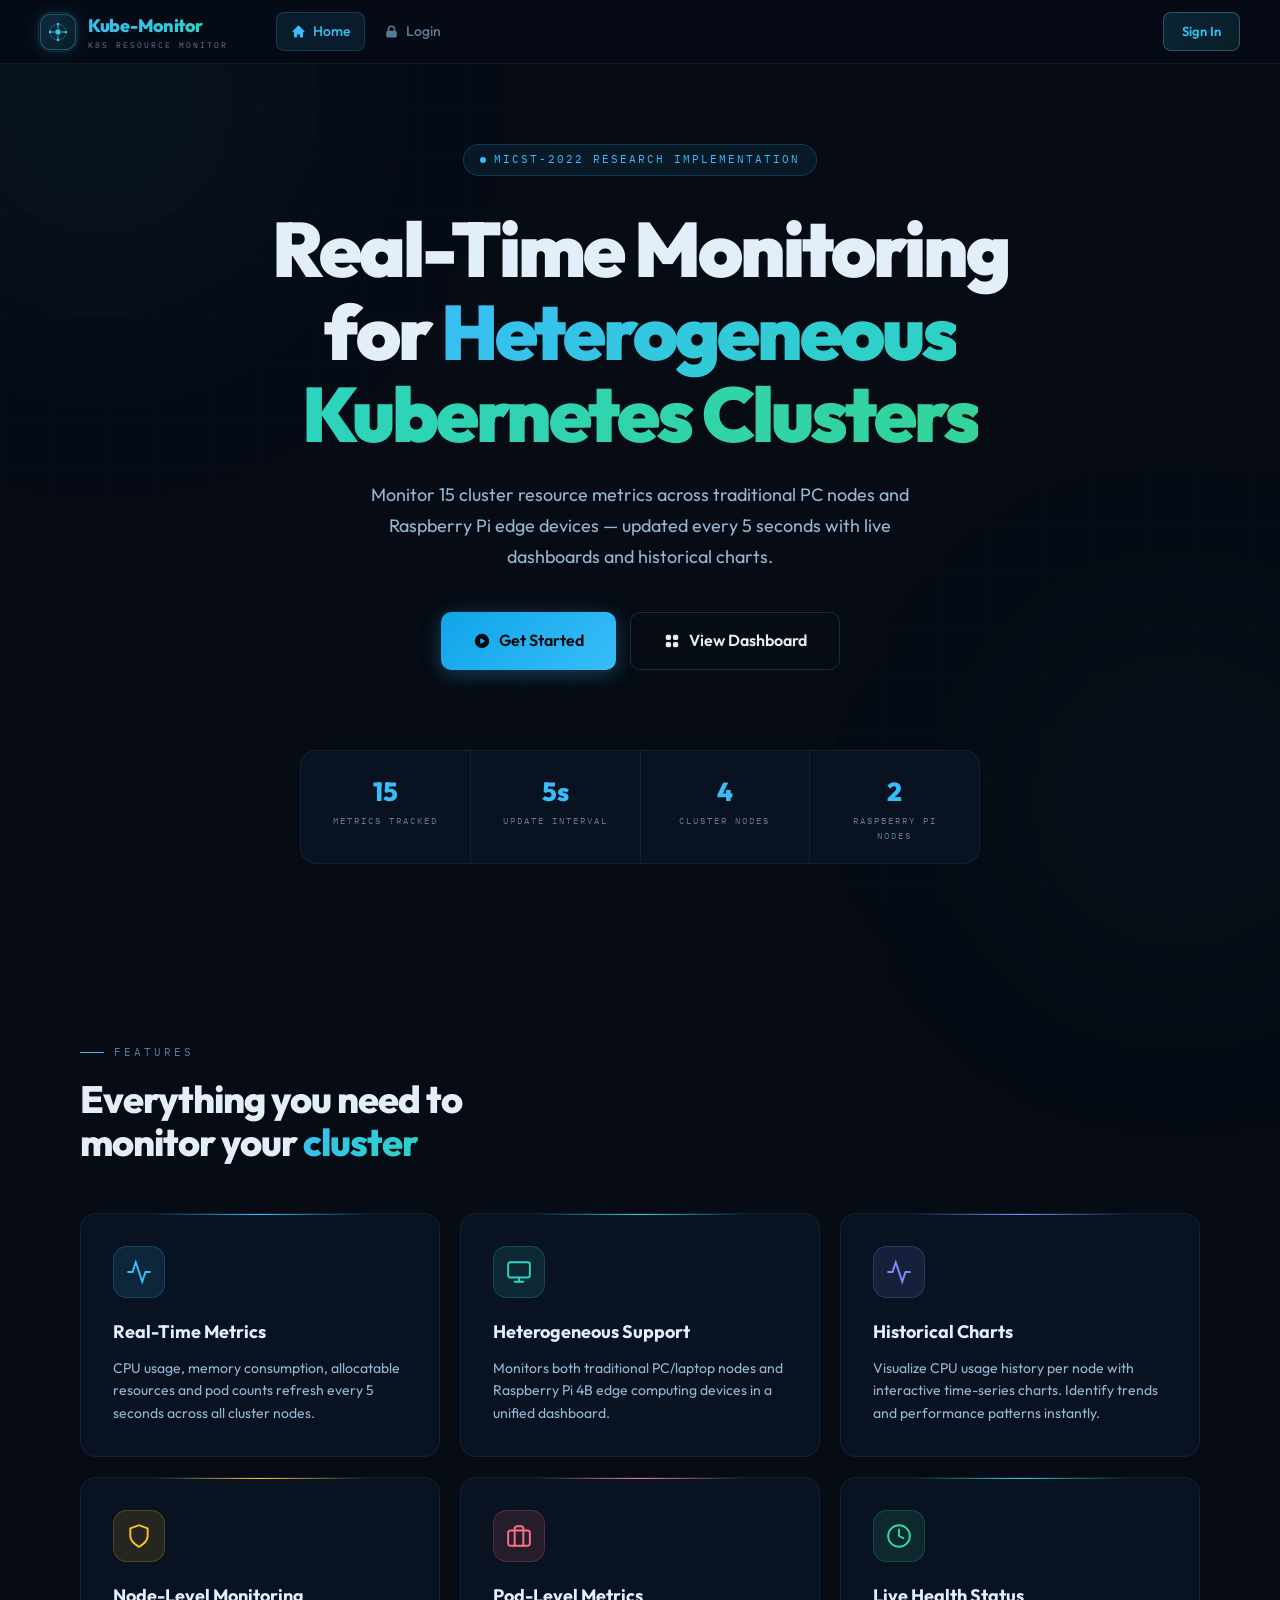
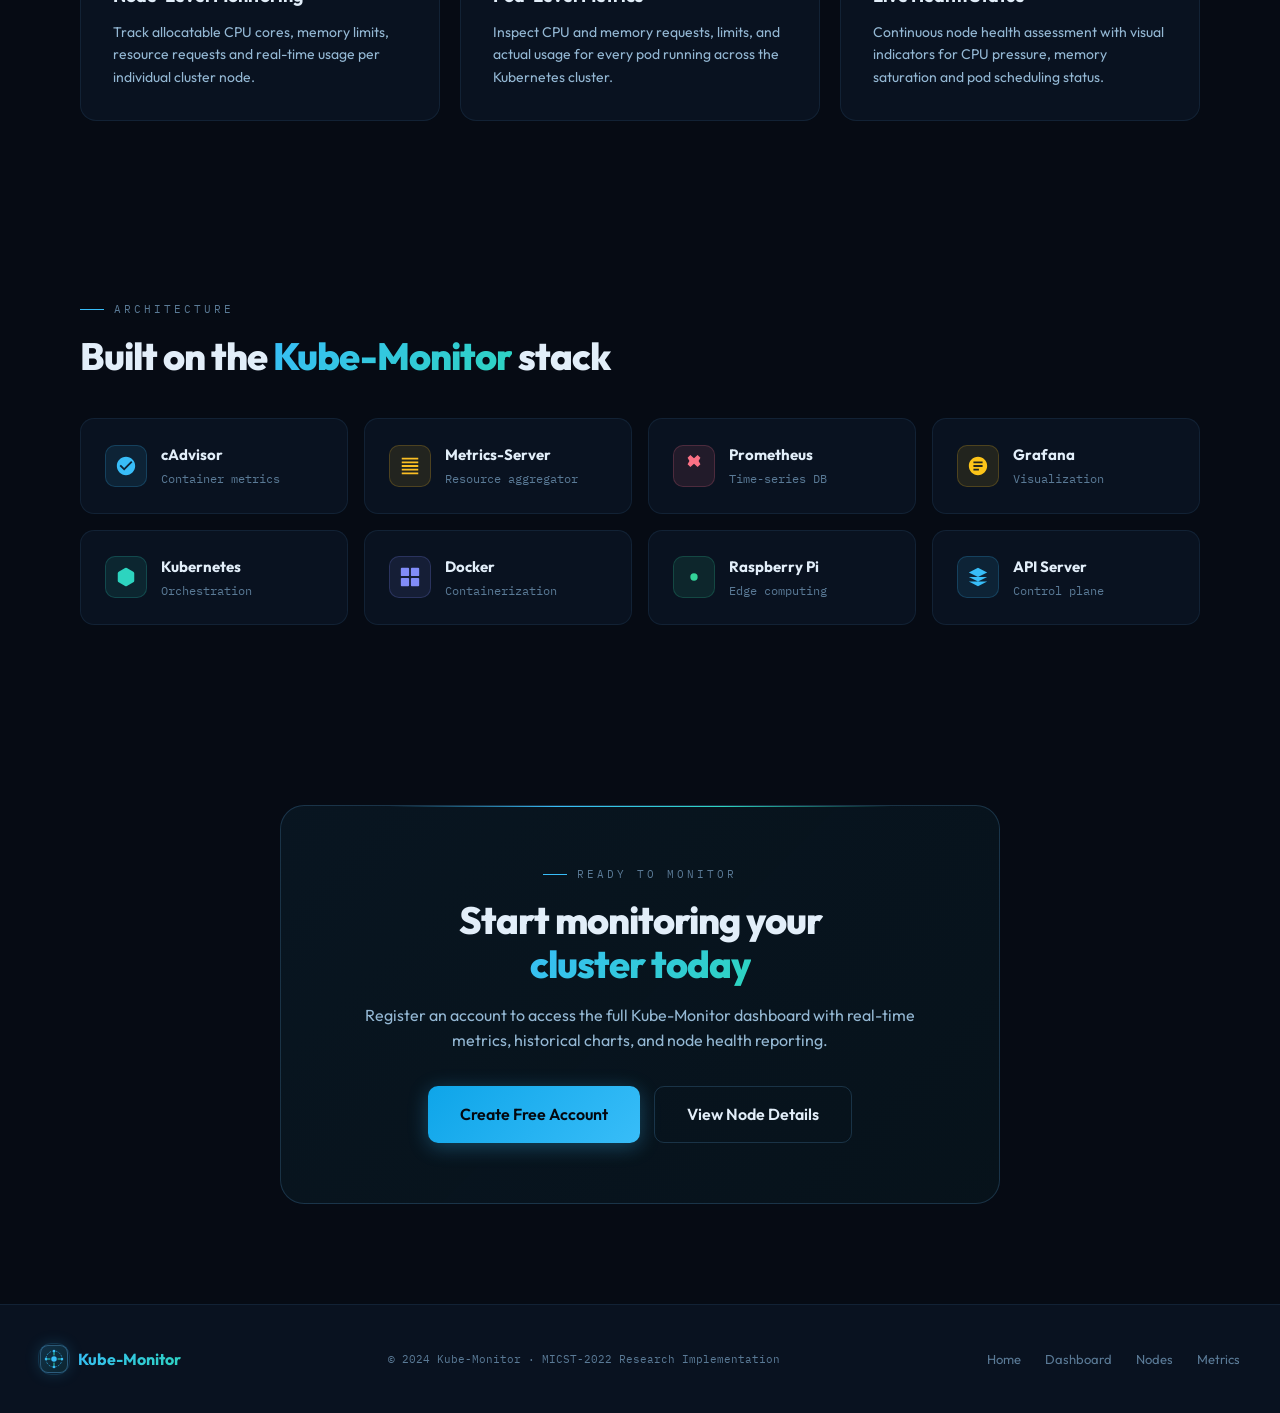
<file: index.html>
<!DOCTYPE html>
<html lang="en">
<head>
<meta charset="UTF-8"/><meta name="viewport" content="width=device-width, initial-scale=1.0"/>
<title>Kube-Monitor — Real-Time Kubernetes Resource Monitoring</title>
<link rel="stylesheet" href="style.css"/>
<style>
/* ── HOME-SPECIFIC ── */
.hero {
  min-height: calc(100vh - 64px);
  display: flex; flex-direction: column;
  align-items: center; justify-content: center;
  text-align: center;
  padding: 80px 40px;
  position: relative; z-index: 10;
}
.hero-kicker {
  display: inline-flex; align-items: center; gap: 8px;
  padding: 6px 16px;
  background: rgba(56,189,248,.08);
  border: 1px solid rgba(56,189,248,.2);
  border-radius: 20px;
  font-family: 'IBM Plex Mono', monospace;
  font-size: 11px; letter-spacing: 2px; color: var(--cyan);
  text-transform: uppercase;
  margin-bottom: 32px;
}
.hero-kicker-dot { width: 6px; height: 6px; border-radius: 50%; background: var(--cyan); animation: pulse-dot 1.5s ease infinite; }
.hero-title {
  font-size: clamp(42px, 6vw, 80px);
  font-weight: 900; line-height: 1.08;
  letter-spacing: -3px;
  margin-bottom: 24px;
  max-width: 820px;
}
.hero-title .g1 { background: linear-gradient(135deg, var(--cyan), var(--teal)); -webkit-background-clip: text; -webkit-text-fill-color: transparent; background-clip: text; }
.hero-title .g2 { background: linear-gradient(135deg, var(--teal), var(--emerald)); -webkit-background-clip: text; -webkit-text-fill-color: transparent; background-clip: text; }
.hero-desc {
  font-size: 18px; color: var(--text2);
  max-width: 560px; margin: 0 auto 40px;
  line-height: 1.7; font-weight: 400;
}
.hero-actions { display: flex; gap: 14px; justify-content: center; flex-wrap: wrap; }

/* Stats bar */
.hero-stats {
  display: flex; gap: 0;
  margin-top: 80px;
  background: var(--bg2);
  border: 1px solid var(--br);
  border-radius: 16px;
  overflow: hidden;
  max-width: 680px;
  width: 100%;
}
.hero-stat {
  flex: 1; padding: 20px 24px;
  text-align: center;
  border-right: 1px solid var(--br);
}
.hero-stat:last-child { border-right: none; }
.hero-stat-val { font-size: 26px; font-weight: 800; color: var(--cyan); display: block; }
.hero-stat-lbl { font-family: 'IBM Plex Mono', monospace; font-size: 9px; letter-spacing: 2px; color: var(--text3); text-transform: uppercase; margin-top: 2px; display: block; }

/* Features */
.features-section { padding: 100px 40px; position: relative; z-index: 10; max-width: 1200px; margin: 0 auto; }
.features-grid { display: grid; grid-template-columns: repeat(3,1fr); gap: 20px; }
.feature-card {
  padding: 32px; border-radius: 16px;
  background: var(--bg2); border: 1px solid var(--br);
  transition: all .3s var(--ease);
  position: relative; overflow: hidden;
}
.feature-card:hover { border-color: var(--br2); transform: translateY(-3px); }
.feature-card:hover .feature-icon { transform: scale(1.08); }
.feature-icon {
  width: 52px; height: 52px; border-radius: 14px;
  display: flex; align-items: center; justify-content: center;
  margin-bottom: 20px;
  transition: transform .3s var(--ease);
  flex-shrink: 0;
}
.fi-cyan    { background: rgba(56,189,248,.12);  border: 1px solid rgba(56,189,248,.2); }
.fi-teal    { background: rgba(45,212,191,.12);  border: 1px solid rgba(45,212,191,.2); }
.fi-indigo  { background: rgba(129,140,248,.12); border: 1px solid rgba(129,140,248,.2); }
.fi-amber   { background: rgba(251,191,36,.12);  border: 1px solid rgba(251,191,36,.2); }
.fi-rose    { background: rgba(251,113,133,.12); border: 1px solid rgba(251,113,133,.2); }
.fi-emerald { background: rgba(52,211,153,.12);  border: 1px solid rgba(52,211,153,.2); }
.feature-title { font-size: 18px; font-weight: 700; margin-bottom: 10px; }
.feature-desc  { font-size: 14px; color: var(--text2); line-height: 1.6; }

/* Tech stack */
.tech-section { padding: 80px 40px; max-width: 1200px; margin: 0 auto; position: relative; z-index: 10; }
.tech-grid { display: grid; grid-template-columns: repeat(4,1fr); gap: 16px; }
.tech-card {
  padding: 24px; border-radius: 14px;
  background: var(--bg2); border: 1px solid var(--br);
  display: flex; align-items: center; gap: 14px;
  transition: all .2s;
}
.tech-card:hover { border-color: var(--br2); background: var(--bg3); }
.tech-icon { width: 42px; height: 42px; border-radius: 10px; display: flex; align-items: center; justify-content: center; flex-shrink: 0; }
.tech-name  { font-size: 15px; font-weight: 700; }
.tech-desc  { font-size: 12px; color: var(--text3); margin-top: 2px; font-family: 'IBM Plex Mono', monospace; }

/* CTA */
.cta-section {
  padding: 100px 40px; text-align: center;
  position: relative; z-index: 10;
  max-width: 800px; margin: 0 auto;
}
.cta-box {
  padding: 60px;
  background: linear-gradient(135deg, rgba(56,189,248,.06), rgba(45,212,191,.04));
  border: 1px solid var(--br2);
  border-radius: 24px;
  position: relative; overflow: hidden;
}
.cta-box::before {
  content: ''; position: absolute;
  top: 0; left: 15%; right: 15%; height: 1px;
  background: linear-gradient(90deg, transparent, var(--cyan), var(--teal), transparent);
}
</style>
</head>
<body>
<div class="grid-overlay"></div>
<div class="orb" style="width:600px;height:600px;background:radial-gradient(circle,rgba(56,189,248,.08),transparent 70%);top:-200px;left:-200px;animation-delay:0s"></div>
<div class="orb" style="width:500px;height:500px;background:radial-gradient(circle,rgba(45,212,191,.06),transparent 70%);bottom:-150px;right:-150px;animation-delay:-5s"></div>

<div id="navbar" class="navbar"></div>

<div class="page-wrap">
  <!-- HERO -->
  <section class="hero">
    <div class="hero-kicker anim-up"><div class="hero-kicker-dot"></div>MICST-2022 Research Implementation</div>
    <h1 class="hero-title anim-up-1">
      Real-Time Monitoring<br>for <span class="g1">Heterogeneous</span><br><span class="g2">Kubernetes Clusters</span>
    </h1>
    <p class="hero-desc anim-up-2">
      Monitor 15 cluster resource metrics across traditional PC nodes and Raspberry Pi edge devices — updated every 5 seconds with live dashboards and historical charts.
    </p>
    <div class="hero-actions anim-up-3">
      <a href="login.html" class="btn btn-primary btn-lg">
        <svg width="18" height="18" viewBox="0 0 20 20" fill="currentColor"><path fill-rule="evenodd" d="M10 18a8 8 0 100-16 8 8 0 000 16zM9.555 7.168A1 1 0 008 8v4a1 1 0 001.555.832l3-2a1 1 0 000-1.664l-3-2z"/></svg>
        Get Started
      </a>
      <a href="dashboard.html" class="btn btn-outline btn-lg">
        <svg width="18" height="18" viewBox="0 0 20 20" fill="currentColor"><path d="M5 3a2 2 0 00-2 2v2a2 2 0 002 2h2a2 2 0 002-2V5a2 2 0 00-2-2H5zM5 11a2 2 0 00-2 2v2a2 2 0 002 2h2a2 2 0 002-2v-2a2 2 0 00-2-2H5zM11 5a2 2 0 012-2h2a2 2 0 012 2v2a2 2 0 01-2 2h-2a2 2 0 01-2-2V5zM11 13a2 2 0 012-2h2a2 2 0 012 2v2a2 2 0 01-2 2h-2a2 2 0 01-2-2v-2z"/></svg>
        View Dashboard
      </a>
    </div>

    <div class="hero-stats anim-up-4">
      <div class="hero-stat">
        <span class="hero-stat-val">15</span>
        <span class="hero-stat-lbl">Metrics Tracked</span>
      </div>
      <div class="hero-stat">
        <span class="hero-stat-val">5s</span>
        <span class="hero-stat-lbl">Update Interval</span>
      </div>
      <div class="hero-stat">
        <span class="hero-stat-val">4</span>
        <span class="hero-stat-lbl">Cluster Nodes</span>
      </div>
      <div class="hero-stat">
        <span class="hero-stat-val">2</span>
        <span class="hero-stat-lbl">Raspberry Pi Nodes</span>
      </div>
    </div>
  </section>

  <!-- FEATURES -->
  <section class="features-section">
    <div class="section-label anim-up">Features</div>
    <h2 class="section-title anim-up-1">Everything you need to<br>monitor your <span class="highlight">cluster</span></h2>
    <div class="features-grid" style="margin-top:48px">
      <div class="feature-card anim-up-1">
        <div class="card-accent-line accent-cyan"></div>
        <div class="feature-icon fi-cyan">
          <svg width="26" height="26" viewBox="0 0 24 24" fill="none" stroke="#38bdf8" stroke-width="1.8" stroke-linecap="round">
            <path d="M22 12h-4l-3 9L9 3l-3 9H2"/>
          </svg>
        </div>
        <div class="feature-title">Real-Time Metrics</div>
        <div class="feature-desc">CPU usage, memory consumption, allocatable resources and pod counts refresh every 5 seconds across all cluster nodes.</div>
      </div>
      <div class="feature-card anim-up-2">
        <div class="card-accent-line accent-teal"></div>
        <div class="feature-icon fi-teal">
          <svg width="26" height="26" viewBox="0 0 24 24" fill="none" stroke="#2dd4bf" stroke-width="1.8" stroke-linecap="round">
            <rect x="2" y="3" width="20" height="14" rx="2"/><line x1="8" y1="21" x2="16" y2="21"/><line x1="12" y1="17" x2="12" y2="21"/>
          </svg>
        </div>
        <div class="feature-title">Heterogeneous Support</div>
        <div class="feature-desc">Monitors both traditional PC/laptop nodes and Raspberry Pi 4B edge computing devices in a unified dashboard.</div>
      </div>
      <div class="feature-card anim-up-3">
        <div class="card-accent-line accent-indigo"></div>
        <div class="feature-icon fi-indigo">
          <svg width="26" height="26" viewBox="0 0 24 24" fill="none" stroke="#818cf8" stroke-width="1.8" stroke-linecap="round">
            <polyline points="22,12 18,12 15,21 9,3 6,12 2,12"/>
          </svg>
        </div>
        <div class="feature-title">Historical Charts</div>
        <div class="feature-desc">Visualize CPU usage history per node with interactive time-series charts. Identify trends and performance patterns instantly.</div>
      </div>
      <div class="feature-card anim-up-2">
        <div class="card-accent-line accent-amber"></div>
        <div class="feature-icon fi-amber">
          <svg width="26" height="26" viewBox="0 0 24 24" fill="none" stroke="#fbbf24" stroke-width="1.8" stroke-linecap="round">
            <path d="M12 22s8-4 8-10V5l-8-3-8 3v7c0 6 8 10 8 10z"/>
          </svg>
        </div>
        <div class="feature-title">Node-Level Monitoring</div>
        <div class="feature-desc">Track allocatable CPU cores, memory limits, resource requests and real-time usage per individual cluster node.</div>
      </div>
      <div class="feature-card anim-up-3">
        <div class="card-accent-line accent-rose"></div>
        <div class="feature-icon fi-rose">
          <svg width="26" height="26" viewBox="0 0 24 24" fill="none" stroke="#fb7185" stroke-width="1.8" stroke-linecap="round">
            <rect x="2" y="7" width="20" height="14" rx="2"/><path d="M16 21V5a2 2 0 00-2-2h-4a2 2 0 00-2 2v16"/>
          </svg>
        </div>
        <div class="feature-title">Pod-Level Metrics</div>
        <div class="feature-desc">Inspect CPU and memory requests, limits, and actual usage for every pod running across the Kubernetes cluster.</div>
      </div>
      <div class="feature-card anim-up-4">
        <div class="card-accent-line accent-teal"></div>
        <div class="feature-icon fi-emerald">
          <svg width="26" height="26" viewBox="0 0 24 24" fill="none" stroke="#34d399" stroke-width="1.8" stroke-linecap="round">
            <circle cx="12" cy="12" r="10"/><polyline points="12,6 12,12 16,14"/>
          </svg>
        </div>
        <div class="feature-title">Live Health Status</div>
        <div class="feature-desc">Continuous node health assessment with visual indicators for CPU pressure, memory saturation and pod scheduling status.</div>
      </div>
    </div>
  </section>

  <!-- TECH STACK -->
  <section class="tech-section">
    <div class="section-label anim-up">Architecture</div>
    <h2 class="section-title anim-up-1">Built on the <span class="highlight">Kube-Monitor</span> stack</h2>
    <div class="tech-grid" style="margin-top:40px">
      <div class="tech-card anim-up-1">
        <div class="tech-icon" style="background:rgba(56,189,248,.1);border:1px solid rgba(56,189,248,.2)">
          <svg width="22" height="22" viewBox="0 0 24 24" fill="#38bdf8"><path d="M12 2C6.48 2 2 6.48 2 12s4.48 10 10 10 10-4.48 10-10S17.52 2 12 2zm-2 15l-5-5 1.41-1.41L10 14.17l7.59-7.59L19 8l-9 9z"/></svg>
        </div>
        <div><div class="tech-name">cAdvisor</div><div class="tech-desc">Container metrics</div></div>
      </div>
      <div class="tech-card anim-up-2">
        <div class="tech-icon" style="background:rgba(251,191,36,.1);border:1px solid rgba(251,191,36,.2)">
          <svg width="22" height="22" viewBox="0 0 24 24" fill="#fbbf24"><path d="M3 3h18v2H3zm0 4h18v2H3zm0 4h18v2H3zm0 4h18v2H3zm0 4h18v2H3z"/></svg>
        </div>
        <div><div class="tech-name">Metrics-Server</div><div class="tech-desc">Resource aggregator</div></div>
      </div>
      <div class="tech-card anim-up-3">
        <div class="tech-icon" style="background:rgba(251,113,133,.1);border:1px solid rgba(251,113,133,.2)">
          <svg width="22" height="22" viewBox="0 0 24 24" fill="#fb7185"><path d="M5 3l3.057-3L12 3.5 15.943 0 19 3l-2 3.5 2 3.5-3.057 3-3.943-3.5L8.057 13 5 10l2-3.5z"/></svg>
        </div>
        <div><div class="tech-name">Prometheus</div><div class="tech-desc">Time-series DB</div></div>
      </div>
      <div class="tech-card anim-up-4">
        <div class="tech-icon" style="background:rgba(252,196,25,.1);border:1px solid rgba(252,196,25,.2)">
          <svg width="22" height="22" viewBox="0 0 24 24" fill="#fcc419"><path d="M12 2C6.48 2 2 6.48 2 12s4.48 10 10 10 10-4.48 10-10S17.52 2 12 2zm1 15H7v-2h6v2zm4-4H7v-2h10v2zm0-4H7V7h10v2z"/></svg>
        </div>
        <div><div class="tech-name">Grafana</div><div class="tech-desc">Visualization</div></div>
      </div>
      <div class="tech-card anim-up-2">
        <div class="tech-icon" style="background:rgba(45,212,191,.1);border:1px solid rgba(45,212,191,.2)">
          <svg width="22" height="22" viewBox="0 0 24 24" fill="#2dd4bf"><path d="M21 16V8a2 2 0 00-1-1.73l-7-4a2 2 0 00-2 0l-7 4A2 2 0 003 8v8a2 2 0 001 1.73l7 4a2 2 0 002 0l7-4A2 2 0 0021 16z"/></svg>
        </div>
        <div><div class="tech-name">Kubernetes</div><div class="tech-desc">Orchestration</div></div>
      </div>
      <div class="tech-card anim-up-3">
        <div class="tech-icon" style="background:rgba(129,140,248,.1);border:1px solid rgba(129,140,248,.2)">
          <svg width="22" height="22" viewBox="0 0 24 24" fill="#818cf8"><rect x="2" y="2" width="9" height="9" rx="1"/><rect x="13" y="2" width="9" height="9" rx="1"/><rect x="2" y="13" width="9" height="9" rx="1"/><rect x="13" y="13" width="9" height="9" rx="1"/></svg>
        </div>
        <div><div class="tech-name">Docker</div><div class="tech-desc">Containerization</div></div>
      </div>
      <div class="tech-card anim-up-3">
        <div class="tech-icon" style="background:rgba(52,211,153,.1);border:1px solid rgba(52,211,153,.2)">
          <svg width="22" height="22" viewBox="0 0 24 24" fill="#34d399"><circle cx="12" cy="12" r="4"/><path d="M12 2v4M12 18v4M4.22 4.22l2.83 2.83M16.95 16.95l2.83 2.83M2 12h4M18 12h4M4.22 19.78l2.83-2.83M16.95 7.05l2.83-2.83"/></svg>
        </div>
        <div><div class="tech-name">Raspberry Pi</div><div class="tech-desc">Edge computing</div></div>
      </div>
      <div class="tech-card anim-up-4">
        <div class="tech-icon" style="background:rgba(56,189,248,.1);border:1px solid rgba(56,189,248,.2)">
          <svg width="22" height="22" viewBox="0 0 24 24" fill="#38bdf8"><path d="M12 2L2 7l10 5 10-5-10-5zM2 17l10 5 10-5M2 12l10 5 10-5"/></svg>
        </div>
        <div><div class="tech-name">API Server</div><div class="tech-desc">Control plane</div></div>
      </div>
    </div>
  </section>

  <!-- CTA -->
  <section class="cta-section">
    <div class="cta-box anim-up">
      <div class="section-label" style="justify-content:center">Ready to monitor</div>
      <h2 class="section-title">Start monitoring your<br><span class="highlight">cluster today</span></h2>
      <p style="color:var(--text2);margin-bottom:32px;font-size:16px">Register an account to access the full Kube-Monitor dashboard with real-time metrics, historical charts, and node health reporting.</p>
      <div style="display:flex;gap:14px;justify-content:center;flex-wrap:wrap">
        <a href="login.html" class="btn btn-primary btn-lg">Create Free Account</a>
        <a href="nodes.html" class="btn btn-outline btn-lg">View Node Details</a>
      </div>
    </div>
  </section>
</div>

<footer id="footer"></footer>

<script src="app.js"></script>
<script>
  Nav.init('home');
  renderFooter();
</script>
</body>
</html>
</file>
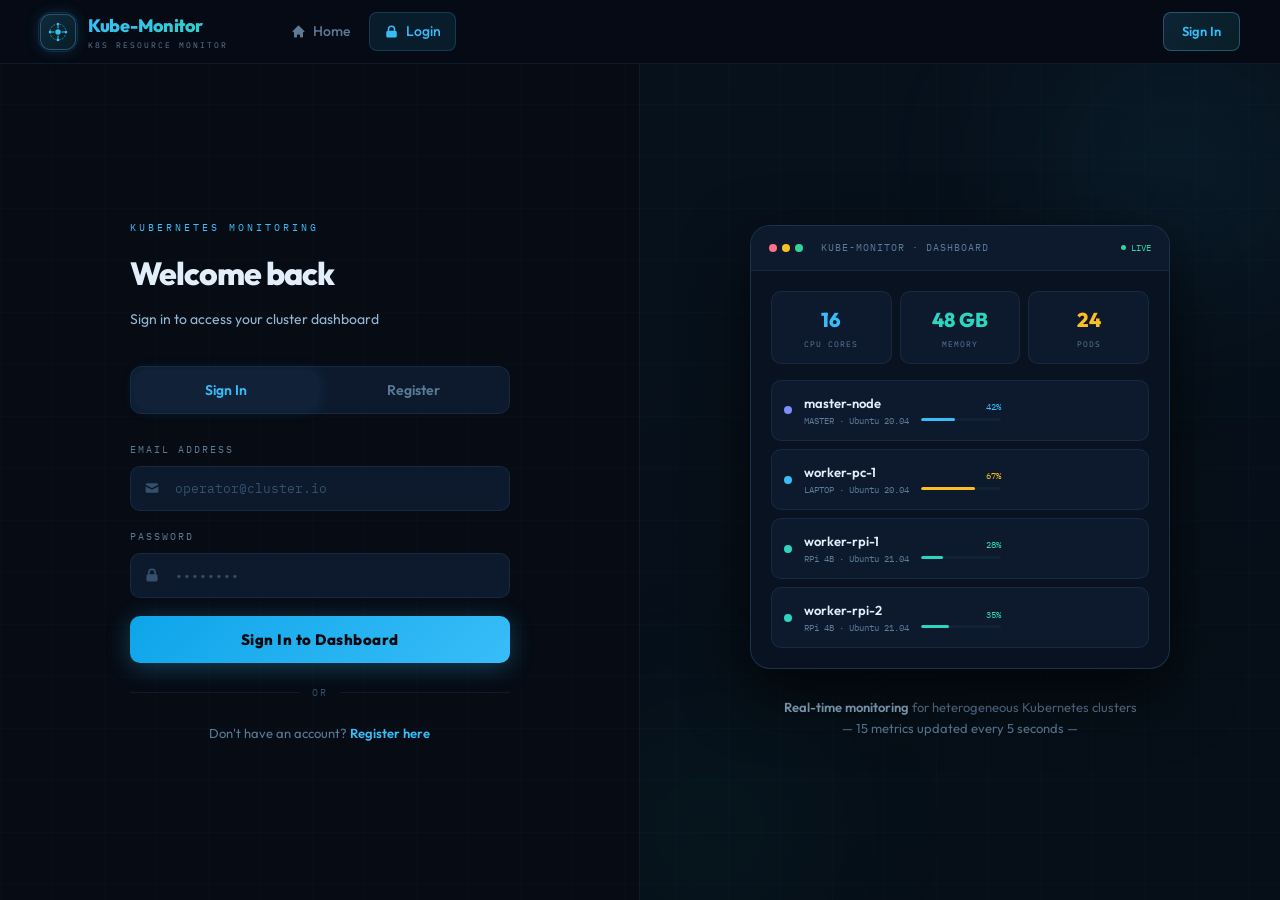
<file: login.html>
<!DOCTYPE html>
<html lang="en">
<head>
<meta charset="UTF-8"/><meta name="viewport" content="width=device-width, initial-scale=1.0"/>
<title>Kube-Monitor — Sign In</title>
<link rel="stylesheet" href="style.css"/>
<style>
body { overflow: hidden; }
.login-wrap {
  min-height: calc(100vh - 64px);
  display: grid;
  grid-template-columns: 1fr 1fr;
}
/* ── LEFT PANEL ── */
.login-left {
  display: flex; flex-direction: column;
  align-items: center; justify-content: center;
  padding: 60px;
  position: relative; z-index: 10;
  border-right: 1px solid var(--br);
  overflow-y: auto;
}
.login-header { width: 100%; max-width: 380px; margin-bottom: 36px; }
.login-header-tag {
  font-family: 'IBM Plex Mono', monospace;
  font-size: 10px; letter-spacing: 3px; color: var(--cyan);
  text-transform: uppercase; margin-bottom: 12px; display: block;
}
.login-header h1 { font-size: 32px; font-weight: 800; letter-spacing: -1px; margin-bottom: 8px; }
.login-header p { color: var(--text2); font-size: 14px; }

/* Tabs */
.auth-tabs {
  width: 100%; max-width: 380px;
  display: flex; gap: 4px;
  background: var(--bg3); border: 1px solid var(--br);
  border-radius: 12px; padding: 4px;
  margin-bottom: 28px;
}
.auth-tab {
  flex: 1; padding: 10px;
  background: transparent; border: none;
  font-family: 'Outfit', sans-serif;
  font-size: 14px; font-weight: 600;
  color: var(--text3); cursor: pointer;
  border-radius: 9px; transition: all .2s;
}
.auth-tab.on {
  background: var(--bg4);
  color: var(--cyan);
  box-shadow: 0 0 16px rgba(56,189,248,.12);
}

.auth-form { width: 100%; max-width: 380px; }
.auth-panel { display: none; }
.auth-panel.on { display: block; animation: fadeUp .3s var(--ease) both; }

/* Fields */
.field { margin-bottom: 18px; }
.field-label {
  display: flex; align-items: center; justify-content: space-between;
  font-family: 'IBM Plex Mono', monospace;
  font-size: 10px; letter-spacing: 2px;
  text-transform: uppercase; color: var(--text3);
  margin-bottom: 8px;
}
.field-wrap { position: relative; }
.field-ico {
  position: absolute; left: 14px; top: 50%;
  transform: translateY(-50%);
  color: var(--text4); transition: color .2s;
  pointer-events: none;
}
.field-input {
  width: 100%;
  padding: 13px 14px 13px 44px;
  background: var(--bg3);
  border: 1px solid var(--br);
  border-radius: 10px;
  color: var(--text);
  font-family: 'IBM Plex Mono', monospace;
  font-size: 13px; outline: none;
  transition: all .2s;
}
.field-input::placeholder { color: var(--text4); }
.field-input:focus { border-color: rgba(56,189,248,.4); background: rgba(56,189,248,.04); box-shadow: 0 0 0 3px rgba(56,189,248,.08); }
.field-wrap:focus-within .field-ico { color: var(--cyan); }

/* Submit */
.submit-btn {
  width: 100%; padding: 14px;
  background: linear-gradient(135deg, var(--cyan2), var(--cyan));
  border: none; border-radius: 10px;
  color: #04080f; font-family: 'Outfit', sans-serif;
  font-size: 15px; font-weight: 800;
  letter-spacing: 0.5px; cursor: pointer;
  transition: all .2s;
  position: relative; overflow: hidden;
  box-shadow: 0 4px 24px rgba(56,189,248,.3);
  margin-top: 6px;
  display: flex; align-items: center; justify-content: center; gap: 8px;
}
.submit-btn:hover { transform: translateY(-1px); box-shadow: 0 8px 32px rgba(56,189,248,.4); }
.submit-btn:active { transform: translateY(0); }
.submit-btn.busy::after {
  content: '';
  width: 16px; height: 16px;
  border: 2px solid rgba(0,0,0,.3);
  border-top-color: #04080f;
  border-radius: 50%;
  animation: spin .6s linear infinite;
}

/* Alert */
.auth-alert {
  padding: 11px 14px; border-radius: 9px;
  font-family: 'IBM Plex Mono', monospace; font-size: 11px;
  margin-bottom: 18px; display: none;
  align-items: flex-start; gap: 9px; line-height: 1.5;
}
.auth-alert.show-err { display: flex; background: rgba(251,113,133,.08); border: 1px solid rgba(251,113,133,.25); color: var(--rose); }
.auth-alert.show-ok  { display: flex; background: rgba(52,211,153,.08);  border: 1px solid rgba(52,211,153,.25);  color: var(--emerald); }

/* Divider */
.or-divider {
  display: flex; align-items: center; gap: 12px;
  margin: 22px 0;
  font-family: 'IBM Plex Mono', monospace;
  font-size: 10px; color: var(--text4); letter-spacing: 2px;
}
.or-divider::before, .or-divider::after {
  content: ''; flex: 1; height: 1px; background: var(--br);
}

/* ── RIGHT PANEL ── */
.login-right {
  display: flex; flex-direction: column;
  align-items: center; justify-content: center;
  padding: 60px; position: relative;
  background: linear-gradient(160deg, rgba(56,189,248,.04), rgba(45,212,191,.02));
  overflow: hidden;
}
.login-right .orb {
  position: absolute; border-radius: 50%;
  filter: blur(80px); pointer-events: none;
}
.preview-card {
  width: 100%; max-width: 420px;
  background: var(--bg2); border: 1px solid var(--br2);
  border-radius: 20px; overflow: hidden;
  box-shadow: var(--shadow2);
  animation: fadeUp .8s var(--ease) .2s both;
}
.preview-bar {
  padding: 14px 18px;
  background: var(--bg3); border-bottom: 1px solid var(--br);
  display: flex; align-items: center; gap: 10px;
}
.preview-dots { display: flex; gap: 5px; }
.preview-dot { width: 8px; height: 8px; border-radius: 50%; }
.preview-title { font-family: 'IBM Plex Mono', monospace; font-size: 10px; color: var(--text3); letter-spacing: 1px; margin-left: 8px; }
.preview-body { padding: 20px; }
.prev-stat-row { display: grid; grid-template-columns: repeat(3,1fr); gap: 8px; margin-bottom: 16px; }
.prev-stat {
  padding: 12px; border-radius: 10px;
  background: var(--bg3); border: 1px solid var(--br);
  text-align: center;
}
.prev-stat-v { font-size: 20px; font-weight: 800; }
.prev-stat-l { font-family: 'IBM Plex Mono', monospace; font-size: 8px; color: var(--text3); letter-spacing: 1px; margin-top: 2px; }
.prev-node {
  padding: 12px; border-radius: 10px;
  background: var(--bg3); border: 1px solid var(--br);
  margin-bottom: 8px; display: flex; align-items: center; gap: 12px;
}
.prev-node:last-child { margin-bottom: 0; }
.prev-ndot { width: 8px; height: 8px; border-radius: 50%; flex-shrink: 0; animation: pulse-dot 2s ease infinite; }
.prev-nname { font-size: 13px; font-weight: 600; flex: 1; }
.prev-ntype { font-family: 'IBM Plex Mono', monospace; font-size: 9px; color: var(--text3); }
.prev-nbar-wrap { width: 80px; }
.prev-nbar { height: 3px; background: var(--bg4); border-radius: 2px; overflow: hidden; }
.prev-nbar-fill { height: 100%; border-radius: 2px; animation: barGrow 2s var(--ease) both; }
@keyframes barGrow { from { width: 0 !important; } }
.preview-caption {
  margin-top: 28px; text-align: center;
  font-size: 13px; color: var(--text3);
  line-height: 1.6;
}
.preview-caption strong { color: var(--text2); font-weight: 600; }

@media (max-width: 900px) {
  .login-wrap { grid-template-columns: 1fr; }
  .login-right { display: none; }
  body { overflow: auto; }
}
</style>
</head>
<body>
<div class="grid-overlay"></div>
<div id="navbar" class="navbar"></div>

<div class="page-wrap">
  <div class="login-wrap">

    <!-- LEFT: Form -->
    <div class="login-left">
      <div class="login-header anim-up">
        <span class="login-header-tag">Kubernetes Monitoring</span>
        <h1>Welcome back</h1>
        <p>Sign in to access your cluster dashboard</p>
      </div>

      <div class="auth-tabs anim-up-1">
        <button class="auth-tab on" onclick="switchTab('login',this)">Sign In</button>
        <button class="auth-tab"    onclick="switchTab('register',this)">Register</button>
      </div>

      <div class="auth-form">
        <div id="auth-alert" class="auth-alert"></div>

        <!-- LOGIN -->
        <div id="login-panel" class="auth-panel on">
          <div class="field">
            <label class="field-label">Email Address</label>
            <div class="field-wrap">
              <input id="l-email" type="email" class="field-input" placeholder="operator@cluster.io" autocomplete="email"/>
              <svg class="field-ico" width="16" height="16" viewBox="0 0 20 20" fill="currentColor"><path d="M2.003 5.884L10 9.882l7.997-3.998A2 2 0 0016 4H4a2 2 0 00-1.997 1.884z"/><path d="M18 8.118l-8 4-8-4V14a2 2 0 002 2h12a2 2 0 002-2V8.118z"/></svg>
            </div>
          </div>
          <div class="field">
            <label class="field-label">Password</label>
            <div class="field-wrap">
              <input id="l-pass" type="password" class="field-input" placeholder="••••••••" autocomplete="current-password"/>
              <svg class="field-ico" width="16" height="16" viewBox="0 0 20 20" fill="currentColor"><path fill-rule="evenodd" d="M5 9V7a5 5 0 0110 0v2a2 2 0 012 2v5a2 2 0 01-2 2H5a2 2 0 01-2-2v-5a2 2 0 012-2zm8-2v2H7V7a3 3 0 016 0z"/></svg>
            </div>
          </div>
          <button class="submit-btn" id="l-btn" onclick="doLogin()">Sign In to Dashboard</button>

          <div class="or-divider">OR</div>
          <div style="text-align:center;font-size:13px;color:var(--text3)">
            Don't have an account? <button onclick="switchTab('register', document.querySelectorAll('.auth-tab')[1])" style="background:none;border:none;color:var(--cyan);cursor:pointer;font-family:Outfit,sans-serif;font-size:13px;font-weight:600">Register here</button>
          </div>
        </div>

        <!-- REGISTER -->
        <div id="register-panel" class="auth-panel">
          <div class="field">
            <label class="field-label">Full Name</label>
            <div class="field-wrap">
              <input id="r-name" type="text" class="field-input" placeholder="Kubernetes Operator"/>
              <svg class="field-ico" width="16" height="16" viewBox="0 0 20 20" fill="currentColor"><path fill-rule="evenodd" d="M10 9a3 3 0 100-6 3 3 0 000 6zm-7 9a7 7 0 1114 0H3z"/></svg>
            </div>
          </div>
          <div class="field">
            <label class="field-label">Email Address</label>
            <div class="field-wrap">
              <input id="r-email" type="email" class="field-input" placeholder="operator@cluster.io"/>
              <svg class="field-ico" width="16" height="16" viewBox="0 0 20 20" fill="currentColor"><path d="M2.003 5.884L10 9.882l7.997-3.998A2 2 0 0016 4H4a2 2 0 00-1.997 1.884z"/><path d="M18 8.118l-8 4-8-4V14a2 2 0 002 2h12a2 2 0 002-2V8.118z"/></svg>
            </div>
          </div>
          <div class="field">
            <label class="field-label">Password</label>
            <div class="field-wrap">
              <input id="r-pass" type="password" class="field-input" placeholder="Min 6 characters"/>
              <svg class="field-ico" width="16" height="16" viewBox="0 0 20 20" fill="currentColor"><path fill-rule="evenodd" d="M5 9V7a5 5 0 0110 0v2a2 2 0 012 2v5a2 2 0 01-2 2H5a2 2 0 01-2-2v-5a2 2 0 012-2zm8-2v2H7V7a3 3 0 016 0z"/></svg>
            </div>
          </div>
          <button class="submit-btn" id="r-btn" onclick="doRegister()">Create Account</button>

          <div class="or-divider">OR</div>
          <div style="text-align:center;font-size:13px;color:var(--text3)">
            Already have an account? <button onclick="switchTab('login', document.querySelectorAll('.auth-tab')[0])" style="background:none;border:none;color:var(--cyan);cursor:pointer;font-family:Outfit,sans-serif;font-size:13px;font-weight:600">Sign in</button>
          </div>
        </div>
      </div>
    </div>

    <!-- RIGHT: Preview -->
    <div class="login-right">
      <div class="orb" style="width:400px;height:400px;background:radial-gradient(circle,rgba(56,189,248,.1),transparent 70%);top:-100px;right:-100px"></div>
      <div class="orb" style="width:300px;height:300px;background:radial-gradient(circle,rgba(45,212,191,.08),transparent 70%);bottom:-80px;left:-80px;animation-delay:-4s"></div>

      <div class="preview-card">
        <div class="preview-bar">
          <div class="preview-dots">
            <div class="preview-dot" style="background:#fb7185"></div>
            <div class="preview-dot" style="background:#fbbf24"></div>
            <div class="preview-dot" style="background:#34d399"></div>
          </div>
          <span class="preview-title">KUBE-MONITOR · DASHBOARD</span>
          <div style="margin-left:auto;display:flex;align-items:center;gap:5px">
            <div style="width:5px;height:5px;border-radius:50%;background:#34d399;animation:pulse-dot 1.5s ease infinite"></div>
            <span style="font-family:'IBM Plex Mono',monospace;font-size:9px;color:#34d399">LIVE</span>
          </div>
        </div>
        <div class="preview-body">
          <div class="prev-stat-row">
            <div class="prev-stat">
              <div class="prev-stat-v" style="color:var(--cyan)">16</div>
              <div class="prev-stat-l">CPU CORES</div>
            </div>
            <div class="prev-stat">
              <div class="prev-stat-v" style="color:var(--teal)">48 GB</div>
              <div class="prev-stat-l">MEMORY</div>
            </div>
            <div class="prev-stat">
              <div class="prev-stat-v" style="color:var(--amber)">24</div>
              <div class="prev-stat-l">PODS</div>
            </div>
          </div>
          <div class="prev-node">
            <div class="prev-ndot" style="background:var(--indigo);animation-delay:0s"></div>
            <div><div class="prev-nname">master-node</div><div class="prev-ntype">MASTER · Ubuntu 20.04</div></div>
            <div class="prev-nbar-wrap">
              <div style="font-family:'IBM Plex Mono',monospace;font-size:9px;color:var(--cyan);text-align:right;margin-bottom:3px">42%</div>
              <div class="prev-nbar"><div class="prev-nbar-fill" style="width:42%;background:var(--cyan)"></div></div>
            </div>
          </div>
          <div class="prev-node">
            <div class="prev-ndot" style="background:var(--cyan);animation-delay:.5s"></div>
            <div><div class="prev-nname">worker-pc-1</div><div class="prev-ntype">LAPTOP · Ubuntu 20.04</div></div>
            <div class="prev-nbar-wrap">
              <div style="font-family:'IBM Plex Mono',monospace;font-size:9px;color:var(--amber);text-align:right;margin-bottom:3px">67%</div>
              <div class="prev-nbar"><div class="prev-nbar-fill" style="width:67%;background:var(--amber)"></div></div>
            </div>
          </div>
          <div class="prev-node">
            <div class="prev-ndot" style="background:var(--teal);animation-delay:1s"></div>
            <div><div class="prev-nname">worker-rpi-1</div><div class="prev-ntype">RPi 4B · Ubuntu 21.04</div></div>
            <div class="prev-nbar-wrap">
              <div style="font-family:'IBM Plex Mono',monospace;font-size:9px;color:var(--teal);text-align:right;margin-bottom:3px">28%</div>
              <div class="prev-nbar"><div class="prev-nbar-fill" style="width:28%;background:var(--teal)"></div></div>
            </div>
          </div>
          <div class="prev-node">
            <div class="prev-ndot" style="background:var(--teal);animation-delay:1.5s"></div>
            <div><div class="prev-nname">worker-rpi-2</div><div class="prev-ntype">RPi 4B · Ubuntu 21.04</div></div>
            <div class="prev-nbar-wrap">
              <div style="font-family:'IBM Plex Mono',monospace;font-size:9px;color:var(--teal);text-align:right;margin-bottom:3px">35%</div>
              <div class="prev-nbar"><div class="prev-nbar-fill" style="width:35%;background:var(--teal)"></div></div>
            </div>
          </div>
        </div>
      </div>

      <div class="preview-caption">
        <strong>Real-time monitoring</strong> for heterogeneous Kubernetes clusters<br>
        — 15 metrics updated every 5 seconds —
      </div>
    </div>
  </div>
</div>

<script src="app.js"></script>
<script>
  if (Auth.isLoggedIn()) window.location.href = 'dashboard.html';
  Nav.init('login');

  function showAlert(msg, type) {
    const el = document.getElementById('auth-alert');
    el.className = 'auth-alert ' + (type === 'err' ? 'show-err' : 'show-ok');
    el.innerHTML = `<svg width="14" height="14" viewBox="0 0 20 20" fill="currentColor" style="flex-shrink:0;margin-top:1px"><path fill-rule="evenodd" d="M18 10a8 8 0 11-16 0 8 8 0 0116 0zm-7 4a1 1 0 11-2 0 1 1 0 012 0zm-1-9a1 1 0 00-1 1v4a1 1 0 102 0V6a1 1 0 00-1-1z"/></svg>${msg}`;
  }
  function clearAlert() { document.getElementById('auth-alert').className = 'auth-alert'; }

  function switchTab(tab, btn) {
    document.querySelectorAll('.auth-tab').forEach(b => b.classList.remove('on'));
    btn.classList.add('on');
    document.getElementById('login-panel').classList.toggle('on', tab === 'login');
    document.getElementById('register-panel').classList.toggle('on', tab === 'register');
    clearAlert();
  }

  function doLogin() {
    const email = document.getElementById('l-email').value.trim();
    const pass  = document.getElementById('l-pass').value;
    const btn   = document.getElementById('l-btn');
    const res   = Auth.login(email, pass);
    if (!res.ok) return showAlert(res.msg, 'err');
    btn.classList.add('busy'); btn.textContent = '';
    showAlert('Access granted — redirecting…', 'ok');
    setTimeout(() => window.location.href = 'dashboard.html', 900);
  }

  function doRegister() {
    const name  = document.getElementById('r-name').value.trim();
    const email = document.getElementById('r-email').value.trim();
    const pass  = document.getElementById('r-pass').value;
    const btn   = document.getElementById('r-btn');
    const res   = Auth.register(name, email, pass);
    if (!res.ok) return showAlert(res.msg, 'err');
    btn.classList.add('busy'); btn.textContent = '';
    showAlert('Account created — redirecting…', 'ok');
    setTimeout(() => window.location.href = 'dashboard.html', 900);
  }

  document.addEventListener('keydown', e => {
    if (e.key !== 'Enter') return;
    if (document.getElementById('login-panel').classList.contains('on')) doLogin();
    else doRegister();
  });
</script>
</body>
</html>
</file>
<file: style.css>
/* ═══════════════════════════════════════════════
   KUBE-MONITOR  —  Shared Stylesheet
   Design: Dark Precision / Industrial Clarity
   Fonts: Outfit (display) + IBM Plex Mono (data)
═══════════════════════════════════════════════ */

@import url('https://fonts.googleapis.com/css2?family=Outfit:wght@300;400;500;600;700;800;900&family=IBM+Plex+Mono:wght@300;400;500;600&display=swap');

/* ── RESET ── */
*, *::before, *::after { box-sizing: border-box; margin: 0; padding: 0; }
html { scroll-behavior: smooth; }
body {
  font-family: 'Outfit', sans-serif;
  background: var(--bg);
  color: var(--text);
  min-height: 100vh;
  line-height: 1.6;
  overflow-x: hidden;
}

/* ── TOKENS ── */
:root {
  /* Backgrounds */
  --bg:       #060b14;
  --bg2:      #091220;
  --bg3:      #0d1a2e;
  --bg4:      #112238;
  --bg5:      #162a42;

  /* Borders */
  --br:       rgba(99,179,237,0.10);
  --br2:      rgba(99,179,237,0.20);
  --br3:      rgba(99,179,237,0.35);

  /* Brand colours */
  --cyan:     #38bdf8;
  --cyan2:    #0ea5e9;
  --teal:     #2dd4bf;
  --emerald:  #34d399;
  --indigo:   #818cf8;
  --amber:    #fbbf24;
  --rose:     #fb7185;

  /* Text */
  --text:     #e2eef9;
  --text2:    #94b8d4;
  --text3:    #5a7a96;
  --text4:    #34506a;

  /* Glows */
  --glow-c:   0 0 30px rgba(56,189,248,0.25);
  --glow-t:   0 0 30px rgba(45,212,191,0.25);
  --glow-in:  0 0 30px rgba(129,140,248,0.25);

  /* Shadows */
  --shadow:   0 8px 32px rgba(0,0,0,0.5);
  --shadow2:  0 24px 64px rgba(0,0,0,0.7);

  /* Transitions */
  --ease:     cubic-bezier(.16,1,.3,1);
  --fast:     0.18s;
  --med:      0.35s;
}

/* ── SCROLLBAR ── */
::-webkit-scrollbar { width: 6px; height: 6px; }
::-webkit-scrollbar-track { background: var(--bg2); }
::-webkit-scrollbar-thumb { background: var(--bg5); border-radius: 3px; }
::-webkit-scrollbar-thumb:hover { background: var(--text4); }

/* ── SELECTION ── */
::selection { background: rgba(56,189,248,0.25); color: var(--text); }

/* ══════════════════════════════════
   NAVBAR
══════════════════════════════════ */
.navbar {
  position: fixed;
  top: 0; left: 0; right: 0;
  z-index: 200;
  height: 64px;
  display: flex;
  align-items: center;
  padding: 0 40px;
  background: rgba(6,11,20,0.85);
  backdrop-filter: blur(24px) saturate(1.4);
  border-bottom: 1px solid var(--br);
  gap: 0;
}

.nav-logo {
  display: flex;
  align-items: center;
  gap: 12px;
  text-decoration: none;
  margin-right: 48px;
  flex-shrink: 0;
}
.nav-logo-icon {
  width: 36px; height: 36px;
  border-radius: 10px;
  background: linear-gradient(135deg, rgba(56,189,248,.18), rgba(45,212,191,.10));
  border: 1px solid var(--br3);
  display: flex; align-items: center; justify-content: center;
  box-shadow: 0 0 16px rgba(56,189,248,.2);
  position: relative;
}
.nav-logo-icon::after {
  content: '';
  position: absolute; inset: -3px;
  border-radius: 13px;
  border: 1px solid rgba(56,189,248,.15);
}
.nav-logo-text {
  font-size: 18px;
  font-weight: 800;
  background: linear-gradient(135deg, var(--cyan), var(--teal));
  -webkit-background-clip: text;
  -webkit-text-fill-color: transparent;
  background-clip: text;
  letter-spacing: -0.3px;
}
.nav-logo-sub {
  font-family: 'IBM Plex Mono', monospace;
  font-size: 8px;
  color: var(--text3);
  letter-spacing: 2px;
  text-transform: uppercase;
  display: block;
  margin-top: -2px;
}

.nav-links {
  display: flex;
  align-items: center;
  gap: 4px;
  flex: 1;
}
.nav-link {
  display: flex;
  align-items: center;
  gap: 7px;
  padding: 7px 14px;
  border-radius: 8px;
  text-decoration: none;
  font-size: 14px;
  font-weight: 500;
  color: var(--text3);
  transition: all var(--fast);
  border: 1px solid transparent;
  white-space: nowrap;
}
.nav-link svg { flex-shrink: 0; transition: color var(--fast); }
.nav-link:hover {
  color: var(--text);
  background: rgba(56,189,248,.06);
  border-color: var(--br);
}
.nav-link.active {
  color: var(--cyan);
  background: rgba(56,189,248,.10);
  border-color: rgba(56,189,248,.2);
}
.nav-link.active svg { color: var(--cyan); }

.nav-spacer { flex: 1; }

.nav-right {
  display: flex;
  align-items: center;
  gap: 12px;
}

/* Live badge */
.live-badge {
  display: flex; align-items: center; gap: 6px;
  padding: 5px 12px;
  background: rgba(52,211,153,.07);
  border: 1px solid rgba(52,211,153,.2);
  border-radius: 20px;
  font-family: 'IBM Plex Mono', monospace;
  font-size: 10px;
  color: var(--emerald);
  letter-spacing: 1px;
}
.live-pulse {
  width: 6px; height: 6px; border-radius: 50%;
  background: var(--emerald);
  animation: pulse-dot 1.5s ease-in-out infinite;
}
@keyframes pulse-dot {
  0%,100% { opacity: 1; transform: scale(1); }
  50% { opacity: .4; transform: scale(.8); }
}

/* Clock */
.nav-clock {
  font-family: 'IBM Plex Mono', monospace;
  font-size: 13px;
  color: var(--cyan);
  background: rgba(56,189,248,.07);
  border: 1px solid var(--br2);
  padding: 6px 13px;
  border-radius: 8px;
  letter-spacing: 1px;
  min-width: 88px;
  text-align: center;
}

/* User menu */
.nav-user {
  display: flex; align-items: center; gap: 9px;
  padding: 6px 14px 6px 6px;
  background: var(--bg2);
  border: 1px solid var(--br);
  border-radius: 10px;
  cursor: pointer;
  transition: all var(--fast);
  text-decoration: none;
  color: var(--text);
}
.nav-user:hover { border-color: var(--br2); background: var(--bg3); }
.nav-avatar {
  width: 28px; height: 28px; border-radius: 8px;
  background: linear-gradient(135deg, var(--indigo), var(--cyan));
  display: flex; align-items: center; justify-content: center;
  font-size: 12px; font-weight: 700; color: #fff;
  flex-shrink: 0;
}
.nav-user-name { font-size: 13px; font-weight: 600; }
.nav-user-role {
  font-family: 'IBM Plex Mono', monospace;
  font-size: 9px; color: var(--text3);
  letter-spacing: 1px; text-transform: uppercase;
}

.btn-logout {
  padding: 7px 14px;
  background: transparent;
  border: 1px solid rgba(251,113,133,.25);
  border-radius: 8px;
  color: var(--rose);
  font-family: 'IBM Plex Mono', monospace;
  font-size: 10px; letter-spacing: 1px;
  cursor: pointer;
  transition: all var(--fast);
  text-transform: uppercase;
  text-decoration: none;
  display: flex; align-items: center; gap: 5px;
}
.btn-logout:hover { background: rgba(251,113,133,.08); border-color: rgba(251,113,133,.5); }

.btn-login-nav {
  padding: 8px 18px;
  background: linear-gradient(135deg, rgba(56,189,248,.15), rgba(45,212,191,.10));
  border: 1px solid var(--br3);
  border-radius: 8px;
  color: var(--cyan);
  font-size: 13px; font-weight: 600;
  text-decoration: none;
  transition: all var(--fast);
  white-space: nowrap;
}
.btn-login-nav:hover { background: linear-gradient(135deg, rgba(56,189,248,.25), rgba(45,212,191,.18)); box-shadow: var(--glow-c); }

/* ══════════════════════════════════
   SHARED LAYOUT
══════════════════════════════════ */
.page-wrap {
  padding-top: 64px;
  min-height: 100vh;
}

/* ── SECTION HEADINGS ── */
.section-label {
  display: flex; align-items: center; gap: 10px;
  font-family: 'IBM Plex Mono', monospace;
  font-size: 11px; letter-spacing: 3px;
  text-transform: uppercase; color: var(--text3);
  margin-bottom: 16px;
}
.section-label::before {
  content: '';
  width: 24px; height: 1px;
  background: var(--cyan);
}

.section-title {
  font-size: 38px; font-weight: 800;
  line-height: 1.15; letter-spacing: -1px;
  margin-bottom: 16px;
}
.section-title .highlight {
  background: linear-gradient(135deg, var(--cyan), var(--teal));
  -webkit-background-clip: text;
  -webkit-text-fill-color: transparent;
  background-clip: text;
}

/* ── CARDS ── */
.card {
  background: var(--bg2);
  border: 1px solid var(--br);
  border-radius: 16px;
  padding: 24px;
  position: relative;
  overflow: hidden;
  transition: border-color var(--med), box-shadow var(--med), transform var(--med) var(--ease);
}
.card:hover {
  border-color: var(--br2);
  transform: translateY(-2px);
}
.card.glow-cyan:hover { box-shadow: 0 12px 40px rgba(56,189,248,.12); }
.card.glow-teal:hover { box-shadow: 0 12px 40px rgba(45,212,191,.12); }
.card.glow-indigo:hover { box-shadow: 0 12px 40px rgba(129,140,248,.12); }

.card-accent-line {
  position: absolute;
  top: 0; left: 20%; right: 20%; height: 1px;
  border-radius: 4px;
}
.accent-cyan { background: linear-gradient(90deg, transparent, var(--cyan), transparent); }
.accent-teal { background: linear-gradient(90deg, transparent, var(--teal), transparent); }
.accent-indigo { background: linear-gradient(90deg, transparent, var(--indigo), transparent); }
.accent-amber { background: linear-gradient(90deg, transparent, var(--amber), transparent); }
.accent-rose { background: linear-gradient(90deg, transparent, var(--rose), transparent); }

/* ── BUTTONS ── */
.btn {
  display: inline-flex; align-items: center; gap: 8px;
  padding: 12px 24px;
  border-radius: 10px;
  font-family: 'Outfit', sans-serif;
  font-size: 14px; font-weight: 600;
  cursor: pointer; border: none;
  transition: all var(--fast);
  text-decoration: none;
  white-space: nowrap;
}
.btn-primary {
  background: linear-gradient(135deg, var(--cyan2), var(--cyan));
  color: #04080f;
  box-shadow: 0 4px 20px rgba(56,189,248,.3);
}
.btn-primary:hover { transform: translateY(-1px); box-shadow: 0 8px 30px rgba(56,189,248,.4); }
.btn-outline {
  background: transparent;
  color: var(--text);
  border: 1px solid var(--br2);
}
.btn-outline:hover { background: var(--bg3); border-color: var(--br3); }
.btn-ghost {
  background: rgba(56,189,248,.08);
  color: var(--cyan);
  border: 1px solid rgba(56,189,248,.2);
}
.btn-ghost:hover { background: rgba(56,189,248,.15); }
.btn-sm { padding: 8px 16px; font-size: 13px; }
.btn-lg { padding: 15px 32px; font-size: 16px; }

/* ── BADGES ── */
.badge {
  display: inline-flex; align-items: center; gap: 4px;
  padding: 3px 10px; border-radius: 20px;
  font-family: 'IBM Plex Mono', monospace;
  font-size: 9px; letter-spacing: 1px; text-transform: uppercase;
}
.badge-cyan   { background: rgba(56,189,248,.12); color: var(--cyan); border: 1px solid rgba(56,189,248,.2); }
.badge-teal   { background: rgba(45,212,191,.12); color: var(--teal); border: 1px solid rgba(45,212,191,.2); }
.badge-emerald{ background: rgba(52,211,153,.12); color: var(--emerald); border: 1px solid rgba(52,211,153,.2); }
.badge-indigo { background: rgba(129,140,248,.12); color: var(--indigo); border: 1px solid rgba(129,140,248,.2); }
.badge-amber  { background: rgba(251,191,36,.12); color: var(--amber); border: 1px solid rgba(251,191,36,.2); }
.badge-rose   { background: rgba(251,113,133,.12); color: var(--rose); border: 1px solid rgba(251,113,133,.2); }

/* ── PROGRESS ── */
.progress-track {
  height: 4px; background: var(--bg4);
  border-radius: 2px; overflow: hidden;
}
.progress-fill {
  height: 100%; border-radius: 2px;
  transition: width .8s var(--ease);
}

/* ── DIVIDER ── */
.divider {
  height: 1px; background: var(--br);
  margin: 40px 0;
}

/* ── GRID BACKGROUND ── */
.grid-overlay {
  position: fixed; inset: 0; z-index: 0; pointer-events: none;
  background-image:
    linear-gradient(rgba(56,189,248,.022) 1px, transparent 1px),
    linear-gradient(90deg, rgba(56,189,248,.022) 1px, transparent 1px);
  background-size: 52px 52px;
}

/* ── GLOW ORBS ── */
.orb {
  position: fixed; border-radius: 50%;
  filter: blur(120px); pointer-events: none; z-index: 0;
  animation: orbFloat 10s ease-in-out infinite;
}
@keyframes orbFloat {
  0%,100% { transform: translateY(0) scale(1); }
  50% { transform: translateY(-40px) scale(1.08); }
}

/* ── ANIMATIONS ── */
@keyframes fadeUp {
  from { opacity: 0; transform: translateY(20px); }
  to   { opacity: 1; transform: translateY(0); }
}
@keyframes fadeIn {
  from { opacity: 0; }
  to   { opacity: 1; }
}
@keyframes scanline {
  0%   { top: -2px; }
  100% { top: 100vh; }
}
.anim-up { animation: fadeUp .6s var(--ease) both; }
.anim-up-1 { animation: fadeUp .6s var(--ease) .1s both; }
.anim-up-2 { animation: fadeUp .6s var(--ease) .2s both; }
.anim-up-3 { animation: fadeUp .6s var(--ease) .3s both; }
.anim-up-4 { animation: fadeUp .6s var(--ease) .4s both; }
.anim-up-5 { animation: fadeUp .6s var(--ease) .5s both; }

/* ── MONO TEXT ── */
.mono { font-family: 'IBM Plex Mono', monospace; }
.text-cyan   { color: var(--cyan); }
.text-teal   { color: var(--teal); }
.text-indigo { color: var(--indigo); }
.text-amber  { color: var(--amber); }
.text-rose   { color: var(--rose); }
.text-muted  { color: var(--text3); }
.text-dim    { color: var(--text2); }

/* ── FOOTER ── */
footer {
  background: var(--bg2);
  border-top: 1px solid var(--br);
  padding: 40px;
  position: relative; z-index: 10;
}
.footer-inner {
  max-width: 1200px; margin: 0 auto;
  display: flex; align-items: center; justify-content: space-between;
  gap: 24px; flex-wrap: wrap;
}
.footer-brand {
  display: flex; align-items: center; gap: 10px;
  text-decoration: none;
}
.footer-brand-name {
  font-size: 16px; font-weight: 700;
  background: linear-gradient(135deg, var(--cyan), var(--teal));
  -webkit-background-clip: text; -webkit-text-fill-color: transparent;
  background-clip: text;
}
.footer-copy {
  font-family: 'IBM Plex Mono', monospace;
  font-size: 11px; color: var(--text3);
}
.footer-links {
  display: flex; gap: 24px;
}
.footer-link {
  font-size: 13px; color: var(--text3);
  text-decoration: none; transition: color var(--fast);
}
.footer-link:hover { color: var(--cyan); }

/* ── LOADING SCREEN ── */
#page-loader {
  position: fixed; inset: 0; z-index: 999;
  background: var(--bg);
  display: flex; flex-direction: column;
  align-items: center; justify-content: center;
  gap: 20px;
  transition: opacity .5s, visibility .5s;
}
#page-loader.hidden { opacity: 0; visibility: hidden; }
.loader-ring {
  width: 48px; height: 48px; border-radius: 50%;
  border: 3px solid var(--br2);
  border-top-color: var(--cyan);
  animation: spin .7s linear infinite;
}
@keyframes spin { to { transform: rotate(360deg); } }
.loader-text {
  font-family: 'IBM Plex Mono', monospace;
  font-size: 11px; color: var(--text3);
  letter-spacing: 3px; text-transform: uppercase;
}

/* ── MOBILE MENU TOGGLE ── */
.nav-hamburger {
  display: none;
  flex-direction: column; gap: 5px;
  cursor: pointer; padding: 6px;
  background: none; border: none;
}
.nav-hamburger span {
  display: block; width: 22px; height: 2px;
  background: var(--text2); border-radius: 2px;
  transition: all .25s;
}

@media (max-width: 900px) {
  .navbar { padding: 0 20px; }
  .nav-links { display: none; }
  .nav-hamburger { display: flex; }
  .nav-clock { display: none; }
  .section-title { font-size: 28px; }
}
</file>
